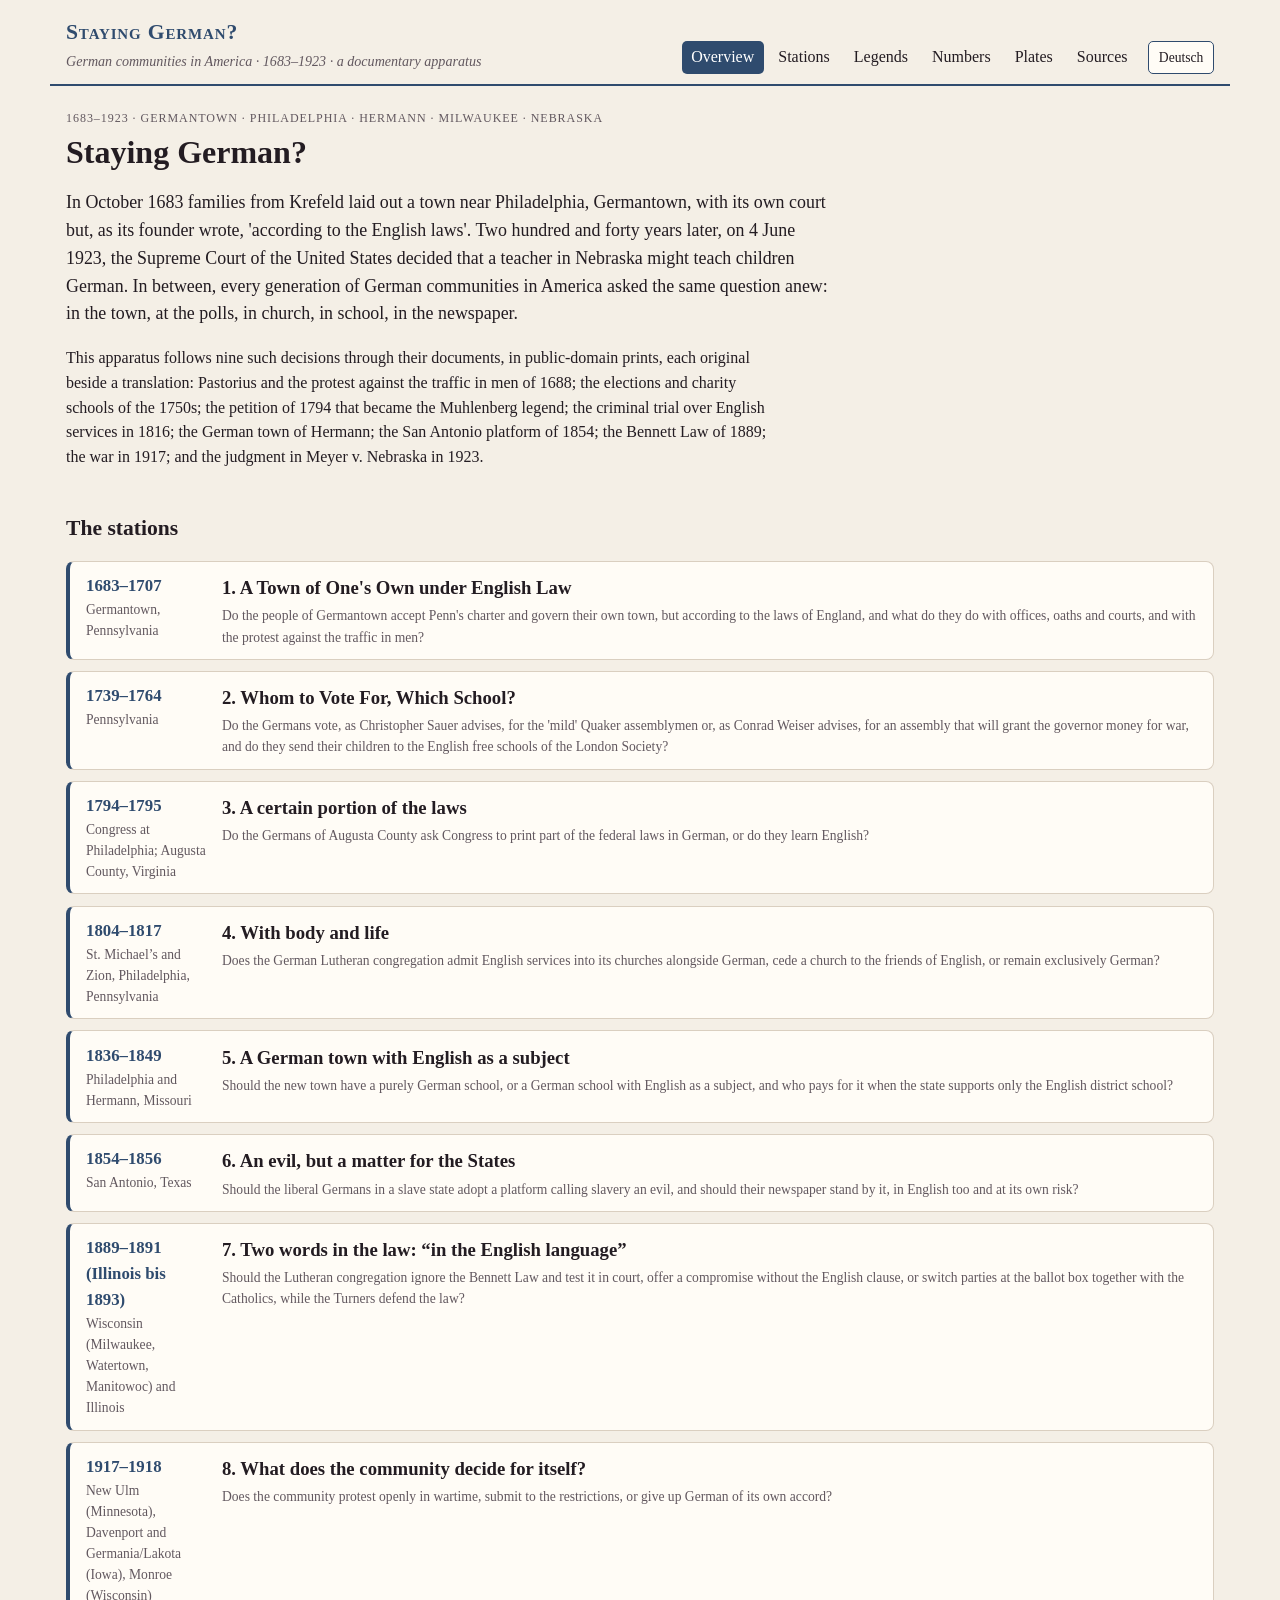
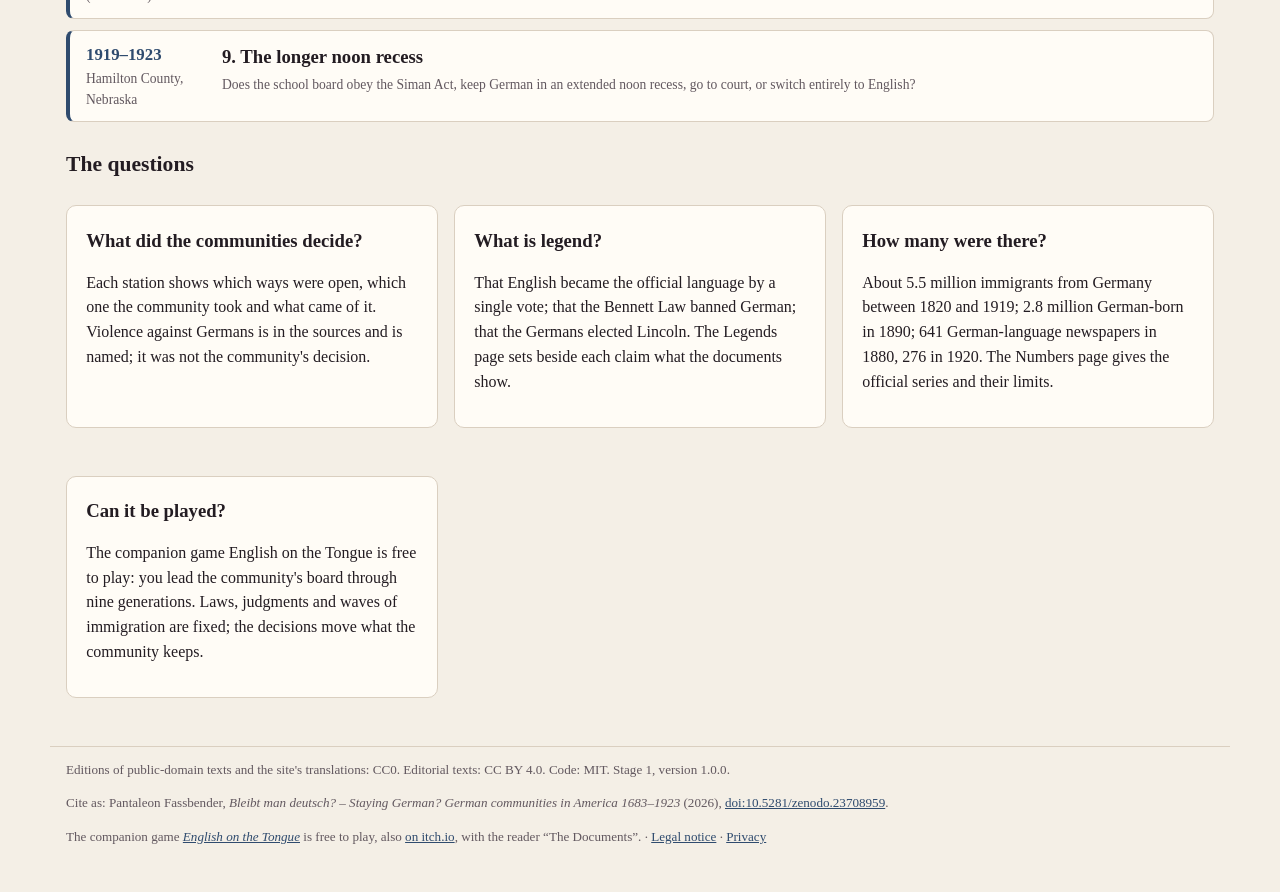
<file: index.html>
<!doctype html>
<html lang="de">
<head>
<meta charset="utf-8">
<meta name="viewport" content="width=device-width, initial-scale=1">
<title>Bleibt man deutsch?</title>
<meta name="description" content="Deutsche Gemeinden in Amerika 1683–1923 in ihren Dokumenten: neun Stationen von Germantown bis Meyer v. Nebraska, in gemeinfreien Drucken, jedes Original neben einer Übersetzung. — German communities in America, 1683–1923, in their documents: nine stations from Germantown to Meyer v. Nebraska, German and English.">
<meta property="og:type" content="website">
<meta property="og:title" content="Bleibt man deutsch? – Staying German?">
<meta property="og:description" content="Neun Generationen, eine Frage: Sprache in Stadt, Kirche, Schule und Presse, 1683–1923. Nine generations, one question: language in town, church, school and press, 1683–1923.">
<link rel="stylesheet" href="style.css">
<link rel="icon" href="data:image/svg+xml,%3Csvg xmlns='http://www.w3.org/2000/svg' viewBox='0 0 32 32'%3E%3Cpath d='M4 10h24M4 16h18M4 22h12' stroke='%232f4b6e' stroke-width='3' stroke-linecap='round'/%3E%3C/svg%3E">
</head>
<body>
<header class="top">
  <a class="brand" href="#/">
    <strong><span class="i-de">Bleibt man deutsch?</span><span class="i-en">Staying German?</span></strong>
    <em><span class="i-de">Deutsche Gemeinden in Amerika · 1683–1923 · ein Quellenapparat</span><span class="i-en">German communities in America · 1683–1923 · a documentary apparatus</span></em>
  </a>
  <nav>
    <a href="#/" data-k="">Übersicht</a>
    <a href="#/stations" data-k="stations">Stationen</a>
    <a href="#/legends" data-k="legends">Legenden</a>
    <a href="#/numbers" data-k="numbers">Zahlen</a>
    <a href="#/plates" id="navPlates" data-k="plates" hidden>Tafeln</a>
    <a href="#/sources" data-k="sources">Quellen</a>
    <button id="uiBtn" class="uibtn" type="button">English</button>
  </nav>
</header>
<main id="view" aria-live="polite"></main>
<footer>
  <p class="i-de">Editionen gemeinfreier Texte und die Übersetzungen der Site: CC0. Redaktionelle Texte: CC BY 4.0. Code: MIT. Stufe 1, Version 1.0.0.</p>
  <p class="i-en">Editions of public-domain texts and the site's translations: CC0. Editorial texts: CC BY 4.0. Code: MIT. Stage 1, version 1.0.0.</p>
  <p class="i-de">Zitieren als: Pantaleon Fassbender, <em>Bleibt man deutsch? – Staying German? Deutsche Gemeinden in Amerika 1683–1923</em> (2026), <a href="https://doi.org/10.5281/zenodo.23708959">doi:10.5281/zenodo.23708959</a>.</p>
  <p class="i-en">Cite as: Pantaleon Fassbender, <em>Bleibt man deutsch? – Staying German? German communities in America 1683–1923</em> (2026), <a href="https://doi.org/10.5281/zenodo.23708959">doi:10.5281/zenodo.23708959</a>.</p>
  <p class="i-de">Das Begleitspiel <a href="https://mit-englischer-zunge.netlify.app/"><em>Mit englischer Zunge</em></a> ist frei spielbar, auch <a href="https://leofassb.itch.io/mit-englischer-zunge">auf itch.io</a>, dort mit dem Lesebuch „Die Quellen“. · <a href="legal.html#notice">Impressum</a> · <a href="legal.html#privacy">Datenschutz</a></p>
  <p class="i-en">The companion game <a href="https://mit-englischer-zunge.netlify.app/"><em>English on the Tongue</em></a> is free to play, also <a href="https://leofassb.itch.io/mit-englischer-zunge">on itch.io</a>, with the reader “The Documents”. · <a href="legal.html#notice">Legal notice</a> · <a href="legal.html#privacy">Privacy</a></p>
</footer>
<script src="app.js"></script>
</body>
</html>
</file>
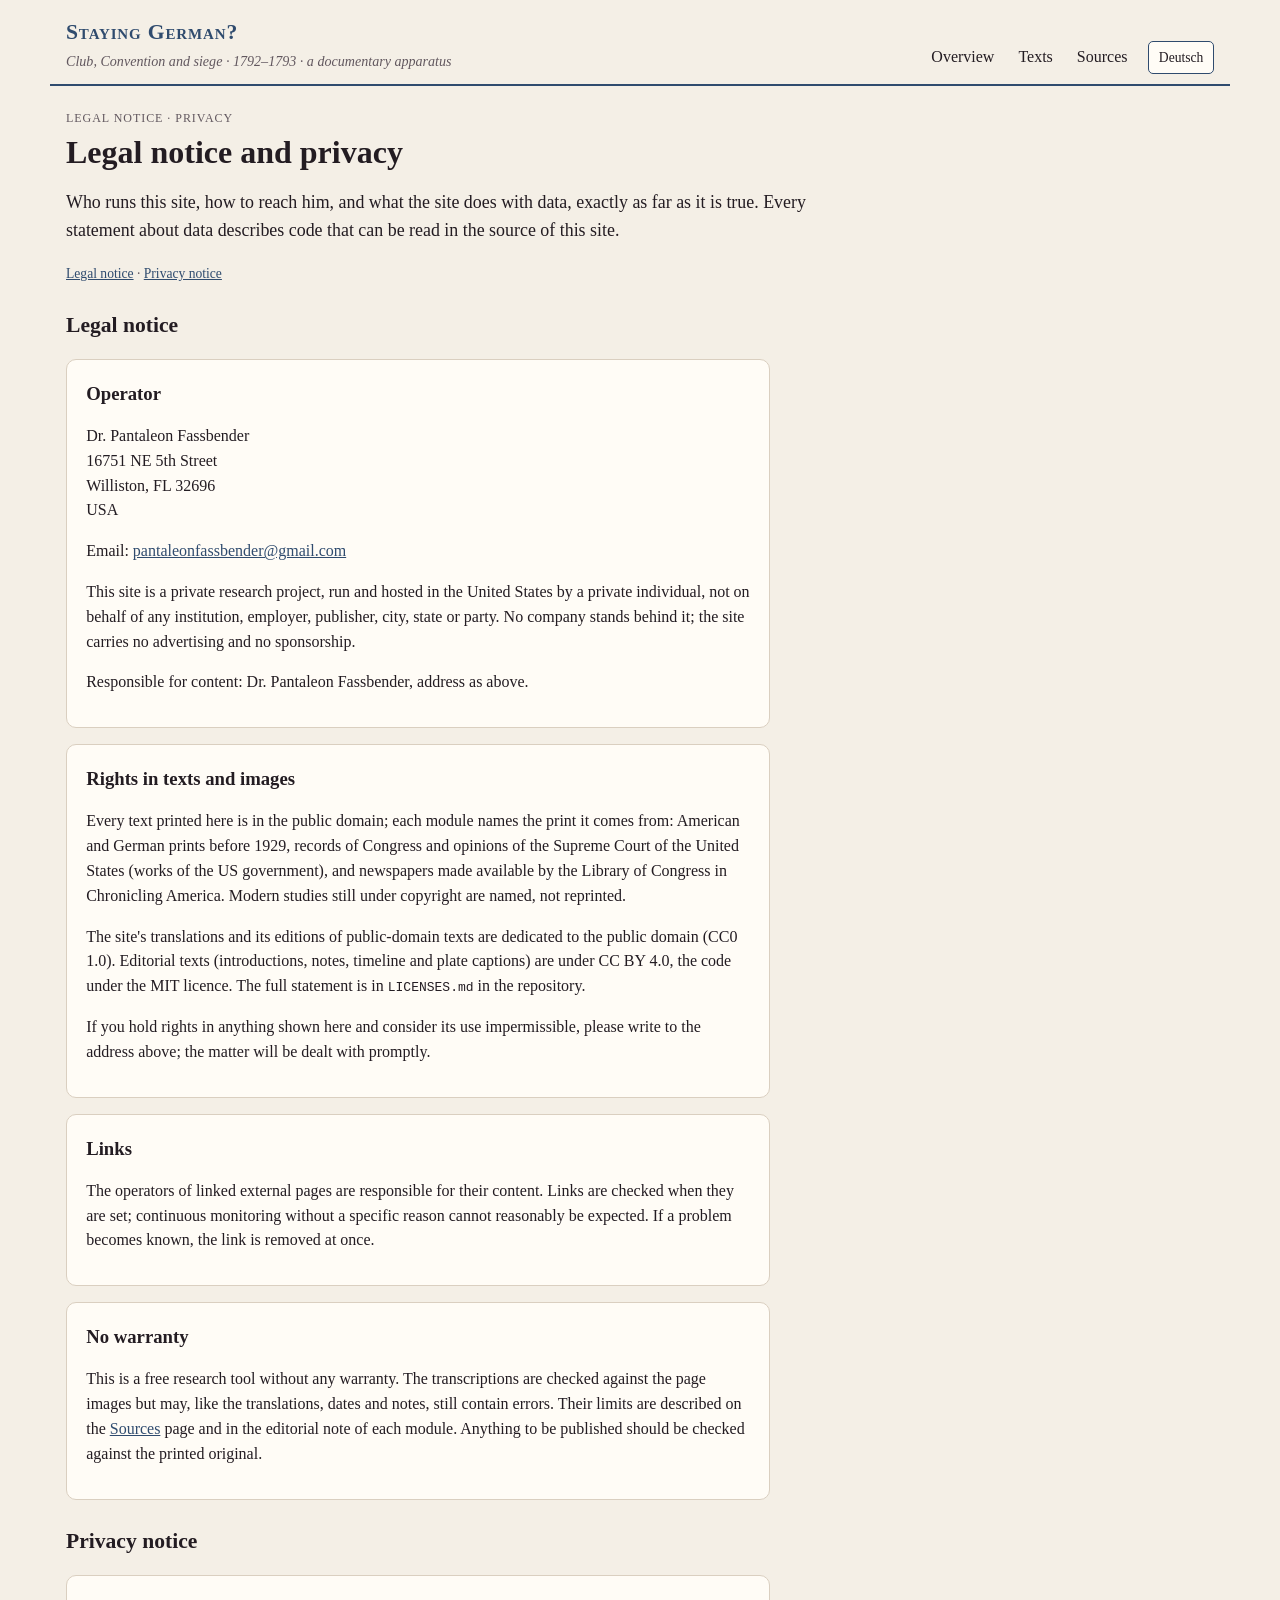
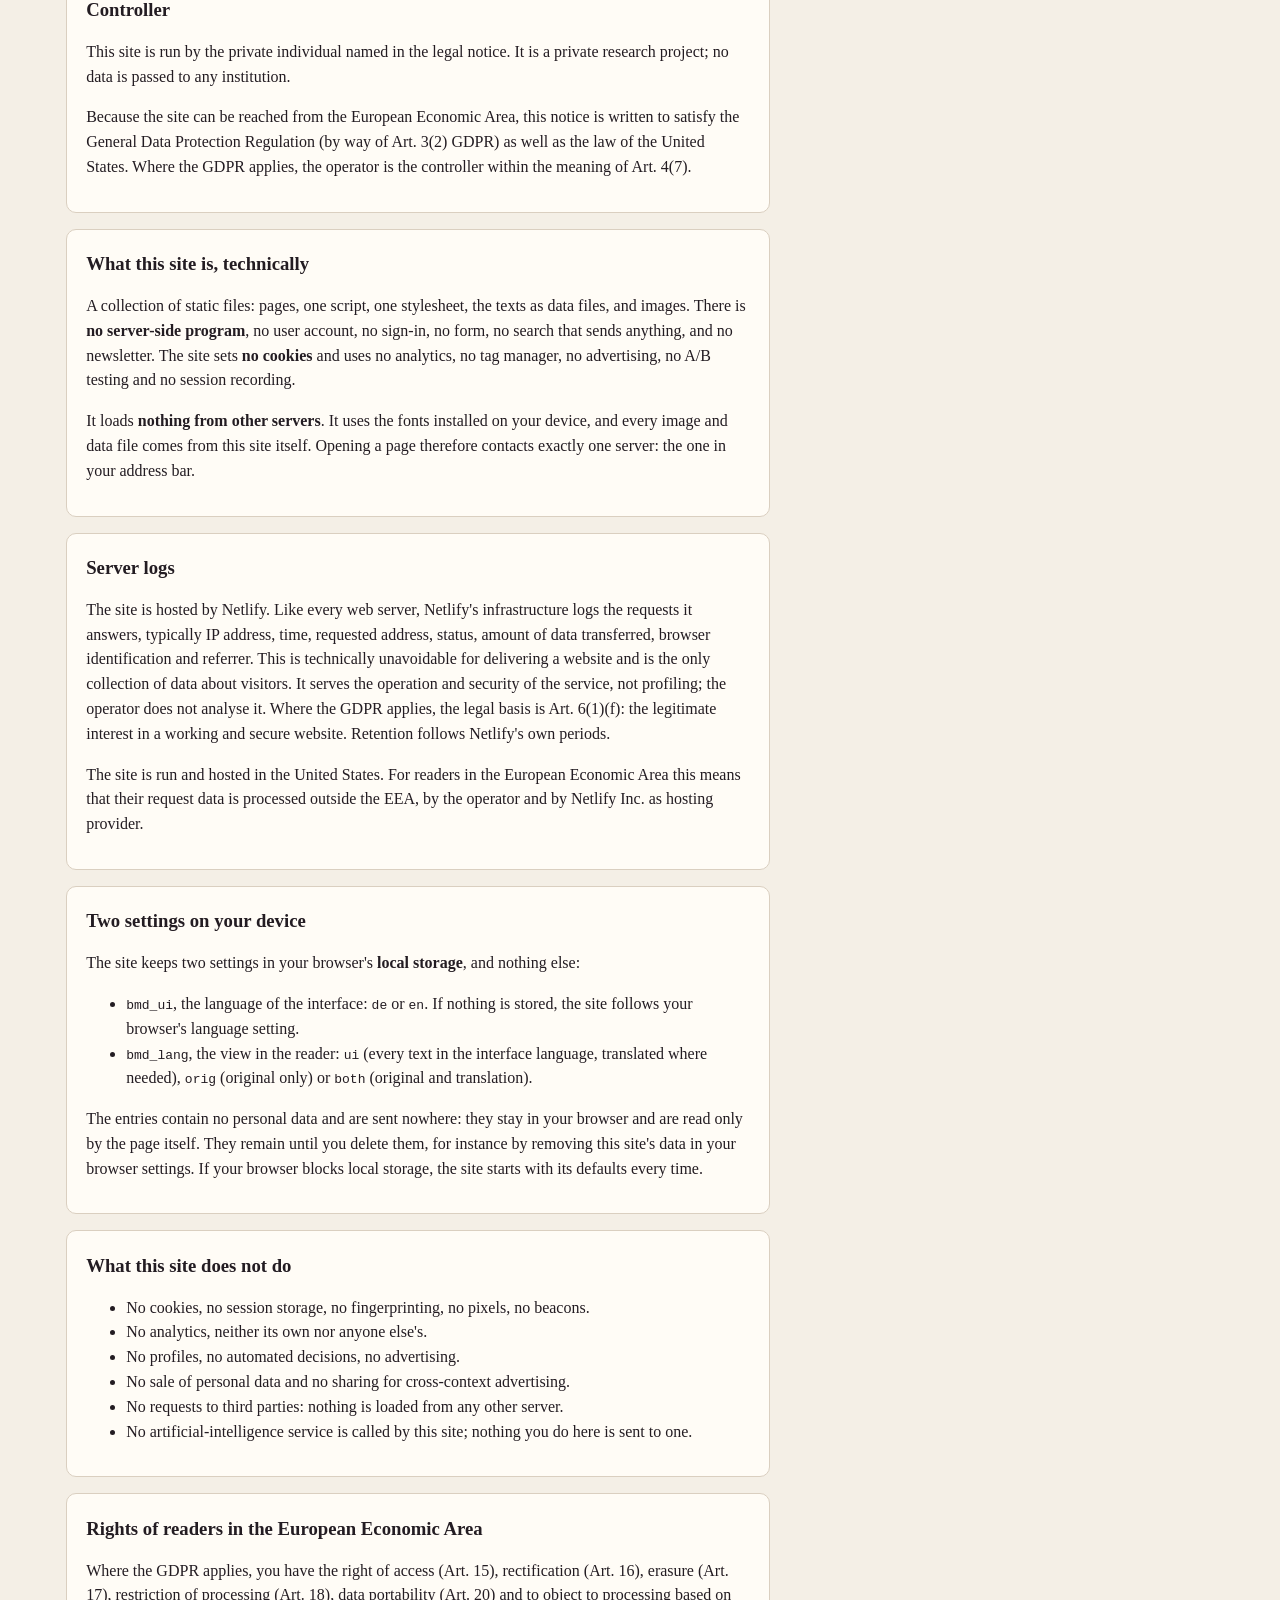
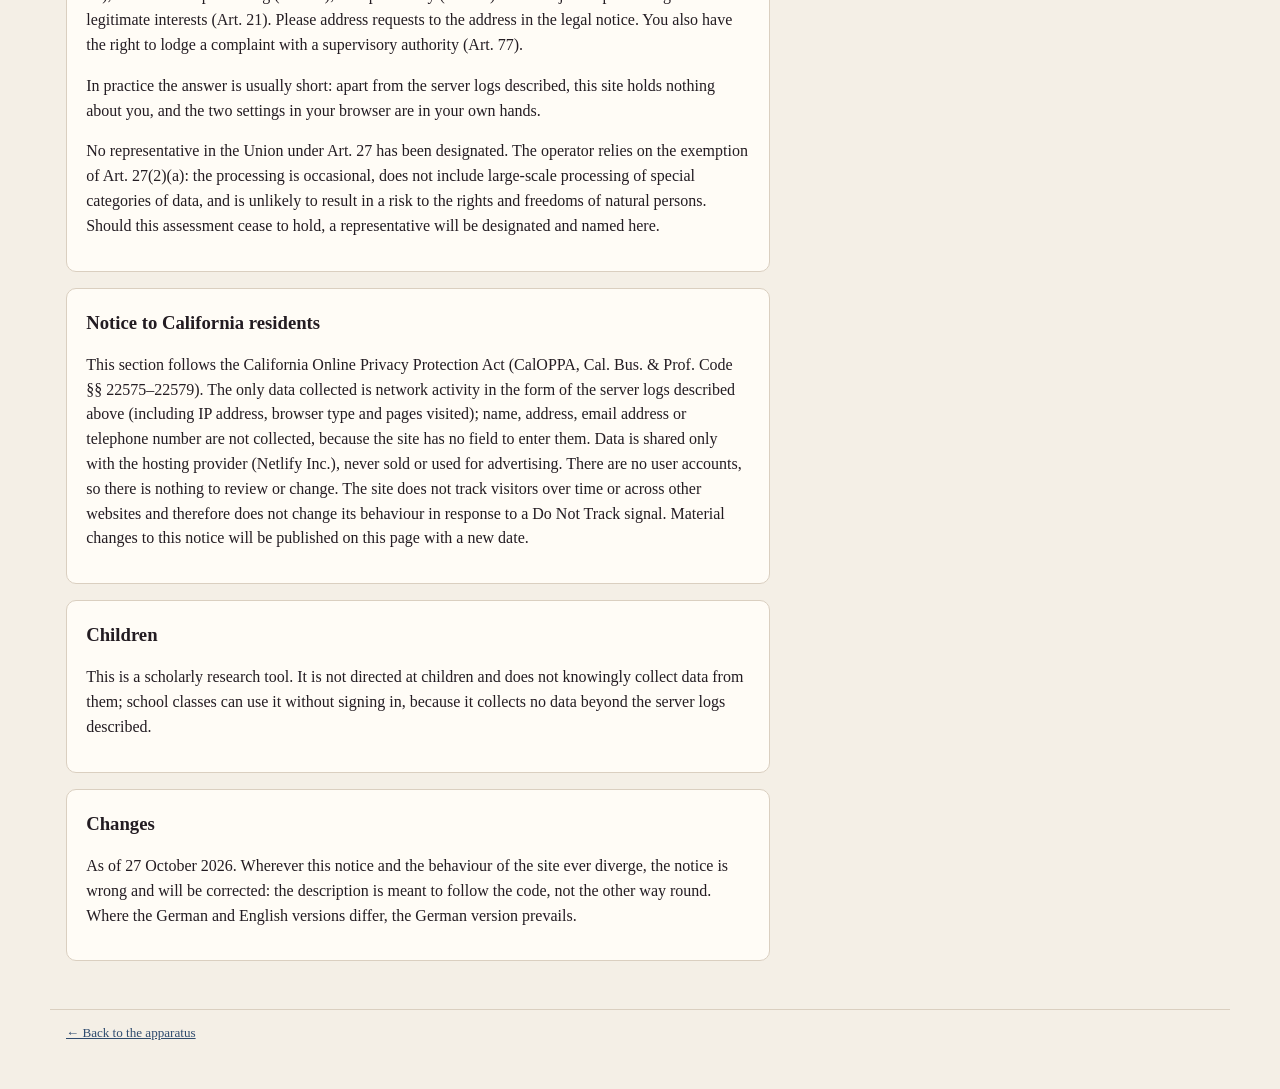
<file: legal.html>
<!doctype html>
<html lang="de">
<head>
<meta charset="utf-8">
<meta name="viewport" content="width=device-width, initial-scale=1">
<title>Impressum und Datenschutz · Legal notice and privacy · Bleibt man deutsch?</title>
<meta name="description" content="Wer diese Site betreibt und was sie mit Daten tut. Who runs this site and what it does with data.">
<link rel="stylesheet" href="style.css">
<script>
  (function () {
    var ui = null;
    try { ui = localStorage.getItem("bmd_ui"); } catch (e) { /* storage blocked */ }
    if (ui !== "de" && ui !== "en") ui = /^de\b/i.test(navigator.language || "") ? "de" : "en";
    document.documentElement.lang = ui;
  })();
</script>
</head>
<body>
<header class="top">
  <a class="brand" href="index.html#/">
    <strong><span class="i-de">Bleibt man deutsch?</span><span class="i-en">Staying German?</span></strong>
    <em><span class="i-de">Klub, Konvent und Belagerung · 1792–1793 · ein Quellenapparat</span><span class="i-en">Club, Convention and siege · 1792–1793 · a documentary apparatus</span></em>
  </a>
  <nav>
    <a href="index.html#/"><span class="i-de">Übersicht</span><span class="i-en">Overview</span></a>
    <a href="index.html#/texts"><span class="i-de">Texte</span><span class="i-en">Texts</span></a>
    <a href="index.html#/sources"><span class="i-de">Quellen</span><span class="i-en">Sources</span></a>
    <button id="uiBtn" class="uibtn" type="button"><span class="i-de" lang="en">English</span><span class="i-en" lang="de">Deutsch</span></button>
  </nav>
</header>
<main>

<!-- ======================================================= Deutsch -->
<div class="i-de">
  <span class="tag">Impressum · Datenschutz</span>
  <h1>Impressum und Datenschutz</h1>
  <p class="lede">Wer diese Site betreibt, wie man ihn erreicht und was die Site mit Daten tut, so genau, wie es tatsächlich zutrifft. Jede Aussage über Daten beschreibt Code, den man im Quelltext dieser Site nachlesen kann.</p>
  <p class="fine"><a href="#notice">Impressum</a> · <a href="#privacy">Datenschutzerklärung</a></p>

  <h2 id="notice">Impressum</h2>

  <div class="panel readable"><h3>Betreiber</h3>
    <p>Dr. Pantaleon Fassbender<br>16751 NE 5th Street<br>Williston, FL 32696<br>USA</p>
    <p>E-Mail: <a href="mailto:pantaleonfassbender@gmail.com">pantaleonfassbender@gmail.com</a></p>
    <p>Diese Site ist ein privates Forschungsprojekt, betrieben und gehostet in den Vereinigten Staaten von einer Privatperson, nicht im Auftrag einer Institution, eines Arbeitgebers, Verlags, einer Stadt, eines Landes oder einer Partei. Kein Unternehmen steht dahinter; die Site enthält weder Werbung noch Sponsoring.</p>
    <p>Inhaltlich verantwortlich: Dr. Pantaleon Fassbender, Anschrift wie oben.</p>
  </div>

  <div class="panel readable"><h3>Rechte an Texten und Bildern</h3>
    <p>Alle hier abgedruckten Texte sind gemeinfrei; jedes Modul nennt den Druck, aus dem es stammt: amerikanische und deutsche Drucke vor 1929, Akten des Kongresses und Urteile des Obersten Gerichtshofs der Vereinigten Staaten (Werke der US-Regierung) sowie Zeitungen, die die Library of Congress in Chronicling America bereitstellt. Moderne Darstellungen, die noch geschützt sind, werden nur genannt, nicht abgedruckt.</p>
    <p>Die Übersetzungen der Site und ihre Editionen der gemeinfreien Texte sind gemeinfrei gestellt (CC0 1.0). Redaktionelle Texte (Einführungen, Anmerkungen, Zeitleiste und Tafelbeschriftungen) stehen unter CC BY 4.0, der Code unter der MIT-Lizenz. Die vollständige Angabe steht in <code>LICENSES.md</code> im Repository.</p>
    <p>Wer Rechte an etwas hier Gezeigtem hält und dessen Verwendung für unzulässig hält, schreibe an die obige Adresse; das Anliegen wird umgehend bearbeitet.</p>
  </div>

  <div class="panel readable"><h3>Haftung für Links</h3>
    <p>Für die Inhalte verlinkter externer Seiten sind deren Betreiber verantwortlich. Links werden beim Setzen geprüft; eine fortlaufende Kontrolle ohne konkreten Anlass ist nicht zumutbar. Wird ein Problem bekannt, wird der Link umgehend entfernt.</p>
  </div>

  <div class="panel readable"><h3>Keine Gewähr</h3>
    <p>Dies ist ein kostenloses Forschungsinstrument ohne jede Gewähr. Die Transkriptionen sind am Seitenbild geprüft, können aber, wie die Übersetzungen, Daten und Anmerkungen, dennoch Fehler enthalten. Die Grenzen nennen die Seite <a href="index.html#/sources">Quellen</a> und die Editionsnotiz jedes Moduls. Was veröffentlicht werden soll, bitte am gedruckten Original prüfen.</p>
  </div>

  <h2 id="privacy">Datenschutzerklärung</h2>

  <div class="panel readable"><h3>Verantwortlicher</h3>
    <p>Diese Site wird von der im Impressum genannten Privatperson betrieben. Sie ist ein privates Forschungsprojekt; Daten werden an keine Institution weitergegeben.</p>
    <p>Weil die Site aus dem Europäischen Wirtschaftsraum erreichbar ist, ist diese Erklärung so gefasst, dass sie der Datenschutz-Grundverordnung (über Art. 3 Abs. 2 DSGVO) ebenso genügt wie dem Recht der Vereinigten Staaten. Soweit die DSGVO gilt, ist der Betreiber Verantwortlicher im Sinne von Art. 4 Nr. 7.</p>
  </div>

  <div class="panel readable"><h3>Was diese Site technisch ist</h3>
    <p>Eine Sammlung statischer Dateien: Seiten, ein Skript, ein Stylesheet, die Texte als Datendateien und Bilder. Es gibt <strong>kein serverseitiges Programm</strong>, kein Benutzerkonto, keine Anmeldung, kein Formular, keine Suche, die etwas versendet, und keinen Newsletter. Die Site setzt <strong>keine Cookies</strong> und nutzt keine Reichweitenmessung, keinen Tag-Manager, keine Werbung, keine A/B-Tests und keine Sitzungsaufzeichnung.</p>
    <p>Sie lädt <strong>nichts von fremden Servern</strong>. Es werden die auf Ihrem Gerät installierten Schriften verwendet, und jedes Bild und jede Datendatei kommt von dieser Site selbst. Beim Aufruf einer Seite wird also genau ein Server kontaktiert: der in Ihrer Adresszeile.</p>
  </div>

  <div class="panel readable"><h3>Server-Protokolle</h3>
    <p>Die Site wird bei Netlify gehostet. Wie jeder Webserver protokolliert die Infrastruktur von Netlify die Anfragen, die sie beantwortet, typischerweise IP-Adresse, Zeitpunkt, angefragte Adresse, Status, übertragene Datenmenge sowie Browserkennung und Referrer. Das ist für die Auslieferung einer Website technisch unvermeidlich und die einzige Erhebung von Daten über Besucher. Sie dient dem Betrieb und der Sicherheit des Dienstes, nicht der Profilbildung; der Betreiber wertet sie nicht aus. Soweit die DSGVO gilt, ist die Rechtsgrundlage Art. 6 Abs. 1 lit. f: das berechtigte Interesse an einer funktionsfähigen und sicheren Website. Die Speicherdauer richtet sich nach Netlifys eigenen Fristen.</p>
    <p>Die Site wird in den Vereinigten Staaten betrieben und gehostet. Für Leser im Europäischen Wirtschaftsraum bedeutet das, dass ihre Anfragedaten außerhalb des EWR verarbeitet werden, durch den Betreiber und durch Netlify Inc. als Hosting-Anbieter.</p>
  </div>

  <div class="panel readable"><h3>Zwei Einstellungen auf Ihrem Gerät</h3>
    <p>Die Site merkt sich im <strong>lokalen Speicher</strong> Ihres Browsers zwei Einstellungen, sonst nichts:</p>
    <ul>
      <li><code>bmd_ui</code>, die Sprache der Oberfläche: <code>de</code> oder <code>en</code>. Ist nichts gespeichert, richtet sich die Site nach der Spracheinstellung Ihres Browsers.</li>
      <li><code>bmd_lang</code>, die Ansicht im Leser: <code>ui</code> (jeder Text in der Sprache der Oberfläche, wo nötig übersetzt), <code>orig</code> (nur das Original) oder <code>both</code> (Original und Übersetzung).</li>
    </ul>
    <p>Die Einträge enthalten keine personenbezogenen Daten und werden nirgendwohin gesendet: Sie bleiben in Ihrem Browser und werden nur von der Seite selbst gelesen. Sie bleiben bestehen, bis Sie sie löschen, etwa indem Sie in den Browsereinstellungen die Daten dieser Site entfernen. Blockiert Ihr Browser den lokalen Speicher, beginnt die Site jedes Mal mit den Voreinstellungen.</p>
  </div>

  <div class="panel readable"><h3>Was diese Site nicht tut</h3>
    <ul>
      <li>Keine Cookies, kein Session Storage, kein Fingerprinting, keine Pixel, keine Beacons.</li>
      <li>Keine Reichweitenmessung, weder eigene noch fremde.</li>
      <li>Keine Profile, keine automatisierten Entscheidungen, keine Werbung.</li>
      <li>Kein Verkauf personenbezogener Daten und keine Weitergabe für kontextübergreifende Werbung.</li>
      <li>Keine Anfragen an Dritte: von keinem anderen Server wird etwas geladen.</li>
      <li>Kein Dienst der künstlichen Intelligenz wird von dieser Site aufgerufen; nichts, was Sie hier tun, wird an einen solchen gesendet.</li>
    </ul>
  </div>

  <div class="panel readable"><h3>Rechte von Lesern im Europäischen Wirtschaftsraum</h3>
    <p>Soweit die DSGVO gilt, haben Sie das Recht auf Auskunft (Art. 15), Berichtigung (Art. 16), Löschung (Art. 17), Einschränkung der Verarbeitung (Art. 18), Datenübertragbarkeit (Art. 20) und Widerspruch gegen eine Verarbeitung aufgrund berechtigter Interessen (Art. 21). Anfragen richten Sie an die Adresse im Impressum. Sie haben außerdem das Recht auf Beschwerde bei einer Aufsichtsbehörde (Art. 77).</p>
    <p>In der Praxis ist die Antwort meist kurz: Außer den beschriebenen Server-Protokollen hält diese Site nichts über Sie, und die zwei Einstellungen in Ihrem Browser liegen in Ihrer eigenen Hand.</p>
    <p>Ein Vertreter in der Union nach Art. 27 ist nicht benannt. Der Betreiber stützt sich auf die Ausnahme des Art. 27 Abs. 2 lit. a: Die Verarbeitung erfolgt nur gelegentlich, umfasst keine umfangreiche Verarbeitung besonderer Kategorien von Daten und führt voraussichtlich nicht zu einem Risiko für die Rechte und Freiheiten natürlicher Personen. Sollte diese Einschätzung nicht mehr zutreffen, wird ein Vertreter benannt und hier genannt.</p>
  </div>

  <div class="panel readable"><h3>Hinweis für Einwohner Kaliforniens</h3>
    <p>Dieser Abschnitt folgt dem California Online Privacy Protection Act (CalOPPA, Cal. Bus. &amp; Prof. Code §§ 22575–22579). Erhoben werden nur Daten über Netzwerkaktivität in Form der oben beschriebenen Server-Protokolle (einschließlich IP-Adresse, Browsertyp und aufgerufener Seiten); Name, Anschrift, E-Mail-Adresse oder Telefonnummer werden nicht erhoben, weil die Site kein Feld zu ihrer Eingabe hat. Weitergegeben werden Daten nur an den Hosting-Anbieter (Netlify Inc.), nie verkauft oder für Werbung genutzt. Es gibt keine Benutzerkonten, also nichts zu prüfen oder zu ändern. Die Site verfolgt Besucher weder über die Zeit noch über andere Websites hinweg und ändert ihr Verhalten daher bei einem Do-Not-Track-Signal nicht. Wesentliche Änderungen dieser Erklärung werden auf dieser Seite mit neuem Datum veröffentlicht.</p>
  </div>

  <div class="panel readable"><h3>Kinder</h3>
    <p>Dies ist ein wissenschaftliches Forschungsinstrument. Es richtet sich nicht gezielt an Kinder und erhebt wissentlich keine Daten von ihnen; Schulklassen können es ohne Anmeldung nutzen, weil es gar keine Daten erhebt außer den beschriebenen Server-Protokollen.</p>
  </div>

  <div class="panel readable"><h3>Änderungen</h3>
    <p>Stand: 27. Oktober 2026. Wo diese Erklärung und das Verhalten der Site je auseinanderfallen, ist die Erklärung falsch und wird berichtigt: Die Beschreibung soll dem Code folgen, nicht umgekehrt. Bei Abweichungen zwischen der deutschen und der englischen Fassung gilt die deutsche.</p>
  </div>
</div>

<!-- ======================================================= English -->
<div class="i-en">
  <span class="tag">Legal notice · Privacy</span>
  <h1>Legal notice and privacy</h1>
  <p class="lede">Who runs this site, how to reach him, and what the site does with data, exactly as far as it is true. Every statement about data describes code that can be read in the source of this site.</p>
  <p class="fine"><a href="#notice-en">Legal notice</a> · <a href="#privacy-en">Privacy notice</a></p>

  <h2 id="notice-en">Legal notice</h2>

  <div class="panel readable"><h3>Operator</h3>
    <p>Dr. Pantaleon Fassbender<br>16751 NE 5th Street<br>Williston, FL 32696<br>USA</p>
    <p>Email: <a href="mailto:pantaleonfassbender@gmail.com">pantaleonfassbender@gmail.com</a></p>
    <p>This site is a private research project, run and hosted in the United States by a private individual, not on behalf of any institution, employer, publisher, city, state or party. No company stands behind it; the site carries no advertising and no sponsorship.</p>
    <p>Responsible for content: Dr. Pantaleon Fassbender, address as above.</p>
  </div>

  <div class="panel readable"><h3>Rights in texts and images</h3>
    <p>Every text printed here is in the public domain; each module names the print it comes from: American and German prints before 1929, records of Congress and opinions of the Supreme Court of the United States (works of the US government), and newspapers made available by the Library of Congress in Chronicling America. Modern studies still under copyright are named, not reprinted.</p>
    <p>The site's translations and its editions of public-domain texts are dedicated to the public domain (CC0 1.0). Editorial texts (introductions, notes, timeline and plate captions) are under CC BY 4.0, the code under the MIT licence. The full statement is in <code>LICENSES.md</code> in the repository.</p>
    <p>If you hold rights in anything shown here and consider its use impermissible, please write to the address above; the matter will be dealt with promptly.</p>
  </div>

  <div class="panel readable"><h3>Links</h3>
    <p>The operators of linked external pages are responsible for their content. Links are checked when they are set; continuous monitoring without a specific reason cannot reasonably be expected. If a problem becomes known, the link is removed at once.</p>
  </div>

  <div class="panel readable"><h3>No warranty</h3>
    <p>This is a free research tool without any warranty. The transcriptions are checked against the page images but may, like the translations, dates and notes, still contain errors. Their limits are described on the <a href="index.html#/sources">Sources</a> page and in the editorial note of each module. Anything to be published should be checked against the printed original.</p>
  </div>

  <h2 id="privacy-en">Privacy notice</h2>

  <div class="panel readable"><h3>Controller</h3>
    <p>This site is run by the private individual named in the legal notice. It is a private research project; no data is passed to any institution.</p>
    <p>Because the site can be reached from the European Economic Area, this notice is written to satisfy the General Data Protection Regulation (by way of Art. 3(2) GDPR) as well as the law of the United States. Where the GDPR applies, the operator is the controller within the meaning of Art. 4(7).</p>
  </div>

  <div class="panel readable"><h3>What this site is, technically</h3>
    <p>A collection of static files: pages, one script, one stylesheet, the texts as data files, and images. There is <strong>no server-side program</strong>, no user account, no sign-in, no form, no search that sends anything, and no newsletter. The site sets <strong>no cookies</strong> and uses no analytics, no tag manager, no advertising, no A/B testing and no session recording.</p>
    <p>It loads <strong>nothing from other servers</strong>. It uses the fonts installed on your device, and every image and data file comes from this site itself. Opening a page therefore contacts exactly one server: the one in your address bar.</p>
  </div>

  <div class="panel readable"><h3>Server logs</h3>
    <p>The site is hosted by Netlify. Like every web server, Netlify's infrastructure logs the requests it answers, typically IP address, time, requested address, status, amount of data transferred, browser identification and referrer. This is technically unavoidable for delivering a website and is the only collection of data about visitors. It serves the operation and security of the service, not profiling; the operator does not analyse it. Where the GDPR applies, the legal basis is Art. 6(1)(f): the legitimate interest in a working and secure website. Retention follows Netlify's own periods.</p>
    <p>The site is run and hosted in the United States. For readers in the European Economic Area this means that their request data is processed outside the EEA, by the operator and by Netlify Inc. as hosting provider.</p>
  </div>

  <div class="panel readable"><h3>Two settings on your device</h3>
    <p>The site keeps two settings in your browser's <strong>local storage</strong>, and nothing else:</p>
    <ul>
      <li><code>bmd_ui</code>, the language of the interface: <code>de</code> or <code>en</code>. If nothing is stored, the site follows your browser's language setting.</li>
      <li><code>bmd_lang</code>, the view in the reader: <code>ui</code> (every text in the interface language, translated where needed), <code>orig</code> (original only) or <code>both</code> (original and translation).</li>
    </ul>
    <p>The entries contain no personal data and are sent nowhere: they stay in your browser and are read only by the page itself. They remain until you delete them, for instance by removing this site's data in your browser settings. If your browser blocks local storage, the site starts with its defaults every time.</p>
  </div>

  <div class="panel readable"><h3>What this site does not do</h3>
    <ul>
      <li>No cookies, no session storage, no fingerprinting, no pixels, no beacons.</li>
      <li>No analytics, neither its own nor anyone else's.</li>
      <li>No profiles, no automated decisions, no advertising.</li>
      <li>No sale of personal data and no sharing for cross-context advertising.</li>
      <li>No requests to third parties: nothing is loaded from any other server.</li>
      <li>No artificial-intelligence service is called by this site; nothing you do here is sent to one.</li>
    </ul>
  </div>

  <div class="panel readable"><h3>Rights of readers in the European Economic Area</h3>
    <p>Where the GDPR applies, you have the right of access (Art. 15), rectification (Art. 16), erasure (Art. 17), restriction of processing (Art. 18), data portability (Art. 20) and to object to processing based on legitimate interests (Art. 21). Please address requests to the address in the legal notice. You also have the right to lodge a complaint with a supervisory authority (Art. 77).</p>
    <p>In practice the answer is usually short: apart from the server logs described, this site holds nothing about you, and the two settings in your browser are in your own hands.</p>
    <p>No representative in the Union under Art. 27 has been designated. The operator relies on the exemption of Art. 27(2)(a): the processing is occasional, does not include large-scale processing of special categories of data, and is unlikely to result in a risk to the rights and freedoms of natural persons. Should this assessment cease to hold, a representative will be designated and named here.</p>
  </div>

  <div class="panel readable"><h3>Notice to California residents</h3>
    <p>This section follows the California Online Privacy Protection Act (CalOPPA, Cal. Bus. &amp; Prof. Code §§ 22575–22579). The only data collected is network activity in the form of the server logs described above (including IP address, browser type and pages visited); name, address, email address or telephone number are not collected, because the site has no field to enter them. Data is shared only with the hosting provider (Netlify Inc.), never sold or used for advertising. There are no user accounts, so there is nothing to review or change. The site does not track visitors over time or across other websites and therefore does not change its behaviour in response to a Do Not Track signal. Material changes to this notice will be published on this page with a new date.</p>
  </div>

  <div class="panel readable"><h3>Children</h3>
    <p>This is a scholarly research tool. It is not directed at children and does not knowingly collect data from them; school classes can use it without signing in, because it collects no data beyond the server logs described.</p>
  </div>

  <div class="panel readable"><h3>Changes</h3>
    <p>As of 27 October 2026. Wherever this notice and the behaviour of the site ever diverge, the notice is wrong and will be corrected: the description is meant to follow the code, not the other way round. Where the German and English versions differ, the German version prevails.</p>
  </div>
</div>
</main>
<footer>
  <p><a href="index.html#/"><span class="i-de">← Zurück zum Apparat</span><span class="i-en">← Back to the apparatus</span></a></p>
</footer>
<script>
  document.getElementById("uiBtn").onclick = function () {
    var ui = document.documentElement.lang === "de" ? "en" : "de";
    try { localStorage.setItem("bmd_ui", ui); } catch (e) { /* storage blocked */ }
    document.documentElement.lang = ui;
    var h = location.hash.replace(/-en$/, "");
    if (h) { var el = document.getElementById(ui === "en" ? h.slice(1) + "-en" : h.slice(1)); if (el) el.scrollIntoView(); }
  };
  (function () {
    // #notice / #privacy land on the visible language's heading
    if (document.documentElement.lang === "en" && location.hash) {
      var el = document.getElementById(location.hash.slice(1) + "-en");
      if (el) el.scrollIntoView();
    }
  })();
</script>
</body>
</html>
</file>
<file: style.css>
:root{
  --paper:#f4efe6; --panel:#fffcf6; --ink:#231c22; --ink2:#62585f; --line:#dacfc0;
  --red:#2f4b6e; --gold:#8a6d2f; --rust:#8a3324;
  --serif:"Iowan Old Style","Palatino Linotype",Palatino,"Book Antiqua",Georgia,serif;
}
*{box-sizing:border-box}
body{margin:0; background:var(--paper); color:var(--ink); font-family:var(--serif); line-height:1.55}
a{color:var(--red)}
.top{display:flex; justify-content:space-between; align-items:flex-end; flex-wrap:wrap; gap:.6rem 1.5rem;
  max-width:1180px; margin:0 auto; padding:1rem 16px .6rem; border-bottom:2px solid var(--red)}
.brand{text-decoration:none; color:inherit}
.brand strong{display:block; font-size:1.35rem; color:var(--red); font-variant:small-caps; letter-spacing:.04em}
.brand em{font-size:.88rem; color:var(--ink2)}
.top nav{display:flex; gap:.3rem; flex-wrap:wrap}
.top nav a{text-decoration:none; color:var(--ink); padding:.25rem .6rem; border-radius:5px}
.top nav a.on{background:var(--red); color:#fff}
main{max-width:1180px; margin:0 auto; padding:1.2rem 16px 2rem}
footer{max-width:1180px; margin:0 auto; padding:0 16px 2rem; font-size:.82rem; color:var(--ink2); border-top:1px solid var(--line)}
h1{font-size:2rem; margin:.2rem 0 .6rem; line-height:1.2}
h2{font-size:1.35rem; margin:1.6rem 0 .5rem}
h3{margin:.2rem 0 .3rem}
.lede{font-size:1.12rem; max-width:48rem}
.fine{font-size:.85rem; color:var(--ink2)}
.tag{font-size:.75rem; letter-spacing:.08em; text-transform:uppercase; color:var(--ink2)}
.panel{background:var(--panel); border:1px solid var(--line); border-radius:10px; padding:1rem 1.2rem; margin:1rem 0}
.readable{max-width:44rem}
.grid{display:grid; gap:1rem}
.g2{grid-template-columns:repeat(auto-fill,minmax(300px,1fr))}
.g4{grid-template-columns:repeat(auto-fill,minmax(210px,1fr))}
.card{background:var(--panel); border:1px solid var(--line); border-radius:10px; padding:.9rem 1rem; text-decoration:none; color:inherit; display:block}
a.card:hover{border-color:var(--red)}
.card.planned{opacity:.72; border-style:dashed}
.side{display:inline-block; font-size:.72rem; padding:0 .45rem; border-radius:99px; color:#fff; letter-spacing:.03em}
.side{background:var(--red)}
/* language: static blocks carry both, the page shows one */
html[lang=de] .i-en, html[lang=en] .i-de{display:none}
.uibtn{font:inherit; font-size:.85rem; background:var(--panel); color:var(--ink); border:1px solid var(--red); border-radius:5px; padding:.2rem .6rem; cursor:pointer; margin-left:.4rem}
.uibtn:hover{background:var(--red); color:#fff}
.hero{display:grid; grid-template-columns:minmax(0,1.5fr) minmax(0,1fr); gap:1.5rem; align-items:start}
.hero.one{grid-template-columns:1fr}
.hero img{width:100%; border-radius:8px; border:1px solid var(--line)}
figure{margin:0}
figcaption{font-size:.85rem; color:var(--ink2); margin-top:.4rem}
.quote{border-left:3px solid var(--red); padding:.2rem 0 .2rem 1rem; margin:1rem 0; font-style:italic}
/* reader */
.toc{display:flex; flex-wrap:wrap; gap:.4rem; margin:.6rem 0 1rem}
.toc a{border:1px solid var(--line); border-radius:6px; padding:.2rem .6rem; text-decoration:none; color:var(--ink); background:var(--panel); font-size:.9rem}
.toc a.on{border-color:var(--red); background:var(--red); color:#fff}
.langbar{display:flex; gap:.3rem; margin:.4rem 0 1rem}
.langbar button{font:inherit; font-size:.85rem; background:var(--panel); border:1px solid var(--line); border-radius:6px; padding:.2rem .7rem; cursor:pointer}
.langbar button.on{background:var(--ink); color:var(--paper); border-color:var(--ink)}
.unit{display:grid; grid-template-columns:4.6rem minmax(0,1fr); gap:.3rem .8rem; padding:.55rem 0; border-bottom:1px dotted var(--line)}
.unit .num{font-size:.78rem; color:var(--ink2); text-align:right; padding-top:.2rem}
.unit .num a{color:inherit; text-decoration:none}
.unit .pg{display:block; font-size:.7rem; line-height:1.25; margin-top:.3rem; color:var(--ink2); opacity:.85}
.unit.hl{background:#dfe6ef}
.unit .cols{display:grid; grid-template-columns:1fr 1fr; gap:1.2rem}
.unit .cols.one{grid-template-columns:1fr}
.unit .orig{color:var(--ink2)}
.unit.label .text{font-variant:small-caps; letter-spacing:.03em; font-weight:600; color:var(--red)}
.unit h4{margin:0 0 .3rem; font-size:.95rem; color:var(--red)}
.unit .text,.unit .orig{white-space:pre-line}
.note{grid-column:2; font-size:.84rem; color:var(--ink2); border-left:2px solid var(--gold); padding-left:.6rem}
.hinweis{font-size:.9rem}
/* timeline */
.tl{position:relative; margin:1rem 0 0 .6rem; padding-left:1.4rem; border-left:2px solid var(--line)}
.st{position:relative; margin:0 0 1.2rem; display:grid; grid-template-columns:minmax(0,1fr) 140px; gap:1rem; align-items:start}
.st::before{content:""; position:absolute; left:-1.95rem; top:.35rem; width:12px; height:12px; border-radius:50%; background:var(--c,var(--ink)); border:2px solid var(--paper)}
.st .d{font-size:.82rem; color:var(--ink2)}
.st img{width:140px; border-radius:6px; border:1px solid var(--line)}
.st p{margin:.2rem 0}
.legend{display:flex; flex-wrap:wrap; gap:.4rem}
/* plates */
.plate img{width:100%; border-radius:6px; border:1px solid var(--line); background:#fff}
.lightbox{position:fixed; inset:0; background:rgba(20,16,12,.85); display:flex; align-items:center; justify-content:center; padding:16px; z-index:10}
.lightbox img{max-width:100%; max-height:86vh; border-radius:6px}
.lightbox .cap{color:#f5efe2; max-width:44rem; font-size:.9rem; margin-top:.6rem}
.lightbox figure{text-align:center}
/* compare */
.cmp{display:grid; gap:1rem; margin-top:1rem}
.cmp.n2{grid-template-columns:1fr 1fr}
.cmp.n3{grid-template-columns:repeat(3,minmax(0,1fr))}
.cmp.n4{grid-template-columns:1fr 1fr}
.voice{background:var(--panel); border:1px solid var(--line); border-radius:10px; padding:.8rem 1rem}
.vhead{border-bottom:1px solid var(--line); padding-bottom:.5rem; margin-bottom:.5rem}
.vunit{margin:.7rem 0}
.vunit .text{white-space:pre-line}
@media (max-width:760px){
  .cmp.n2,.cmp.n3,.cmp.n4{grid-template-columns:1fr}
  .hero{grid-template-columns:1fr}
  .unit .cols{grid-template-columns:1fr}
  .st{grid-template-columns:1fr}
  .st img{width:110px}
  h1{font-size:1.6rem}
}
@media (prefers-color-scheme: dark){
  :root:not([data-theme="light"]){--paper:#171a1f; --panel:#20252c; --ink:#e7eaee; --ink2:#a9b1bb; --line:#38404a; --red:#9db8d8; --rust:#e0a38f}
  :root:not([data-theme="light"]) .unit.hl{background:#2a3644}
  :root:not([data-theme="light"]) .top nav a.on, :root:not([data-theme="light"]) .toc a.on{color:#171a1f}
}
/* stations */
.chain{list-style:none; padding:0; margin:1rem 0; display:grid; gap:.7rem}
.chain li a{display:grid; grid-template-columns:7.5rem minmax(0,1fr); gap:.2rem 1rem; background:var(--panel); border:1px solid var(--line); border-left:4px solid var(--red); border-radius:8px; padding:.7rem 1rem; text-decoration:none; color:inherit}
.chain li a:hover{border-color:var(--red)}
.chain .z{font-size:.85rem; color:var(--ink2)} .chain .z b{display:block; font-size:1.05rem; color:var(--red)}
.chain h3{margin:0} .chain p{margin:.2rem 0 0}
.chain li.planned a{border-left-style:dashed; opacity:.75}
.frage{font-size:1.15rem; font-style:italic; border-left:3px solid var(--rust); padding:.2rem 0 .2rem 1rem; margin:1rem 0; max-width:46rem}
.opt{list-style:none; padding:0; margin:.4rem 0}
.opt li{padding:.35rem .6rem; border:1px solid var(--line); border-radius:6px; margin:.35rem 0; background:var(--paper)}
.opt li.chosen{border-color:var(--rust); background:var(--panel)}
.opt li .fine{display:block}
.leg{border-left:3px solid var(--rust); padding:.1rem 0 .1rem .9rem; margin:.9rem 0}
.leg .claim{text-decoration:line-through; text-decoration-color:var(--rust); color:var(--ink2)}
.unit .xl{font-size:.7rem; color:var(--ink2); letter-spacing:.06em; text-transform:uppercase; display:block; margin-bottom:.2rem}
table.num{border-collapse:collapse; margin:.6rem 0 1rem; font-size:.92rem}
table.num th, table.num td{border-bottom:1px solid var(--line); padding:.3rem .8rem .3rem 0; text-align:left; vertical-align:top}
table.num td.r{text-align:right; font-variant-numeric:tabular-nums}
.bar{display:inline-block; height:.6rem; background:var(--red); border-radius:2px; vertical-align:middle}
@media (max-width:760px){ .chain li a{grid-template-columns:1fr} }
</file>
